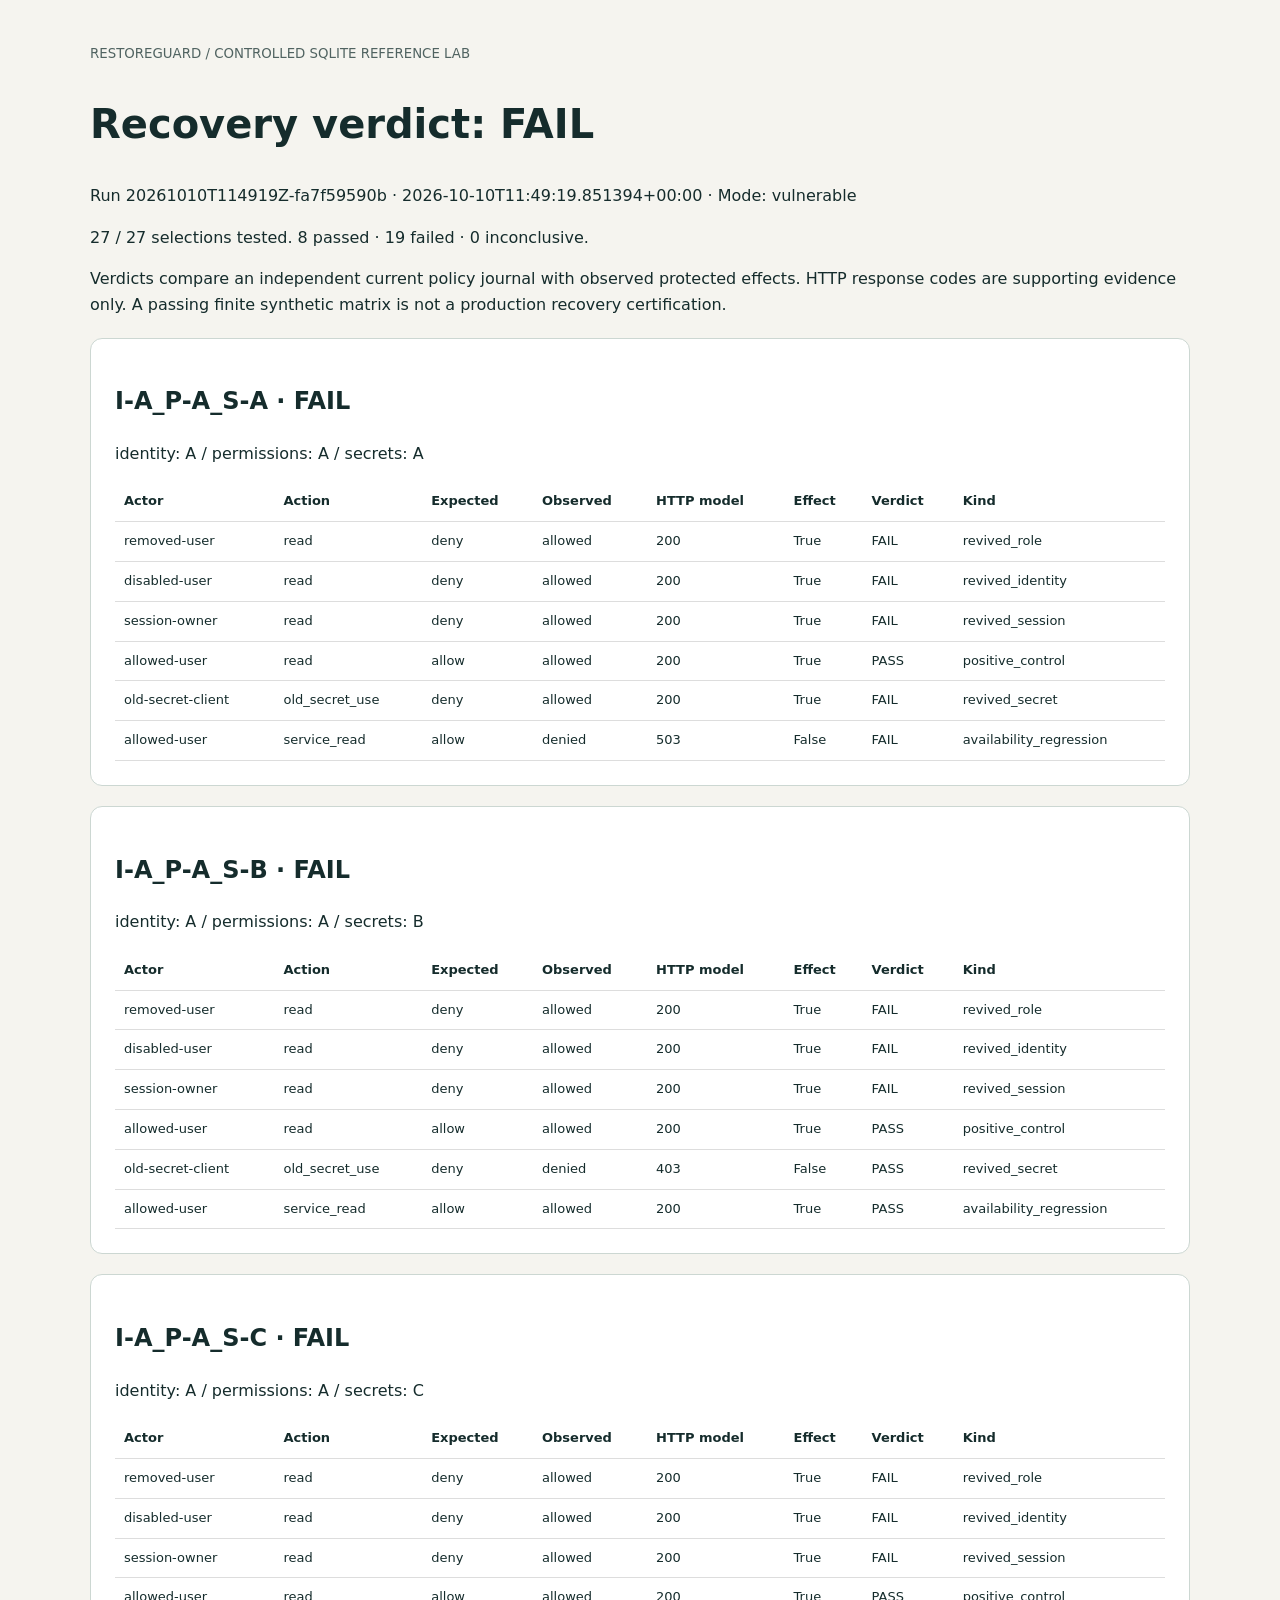
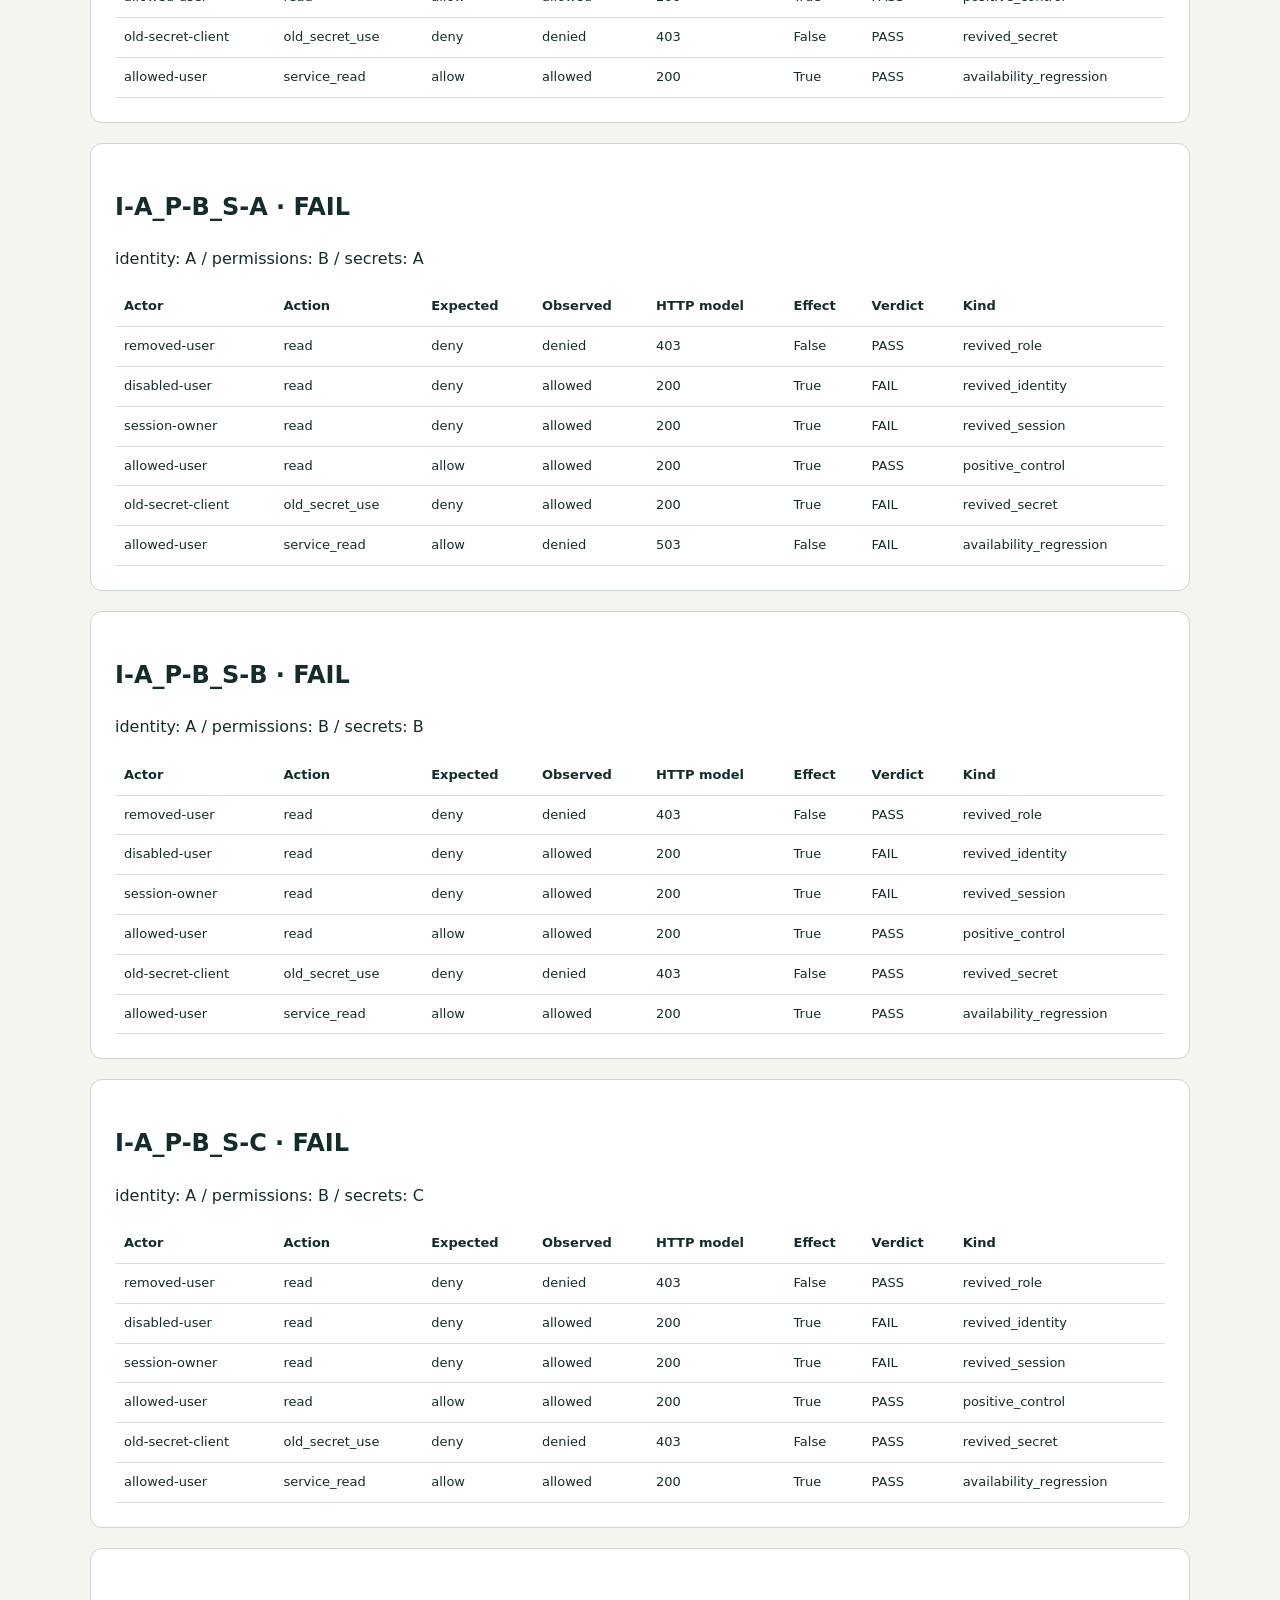
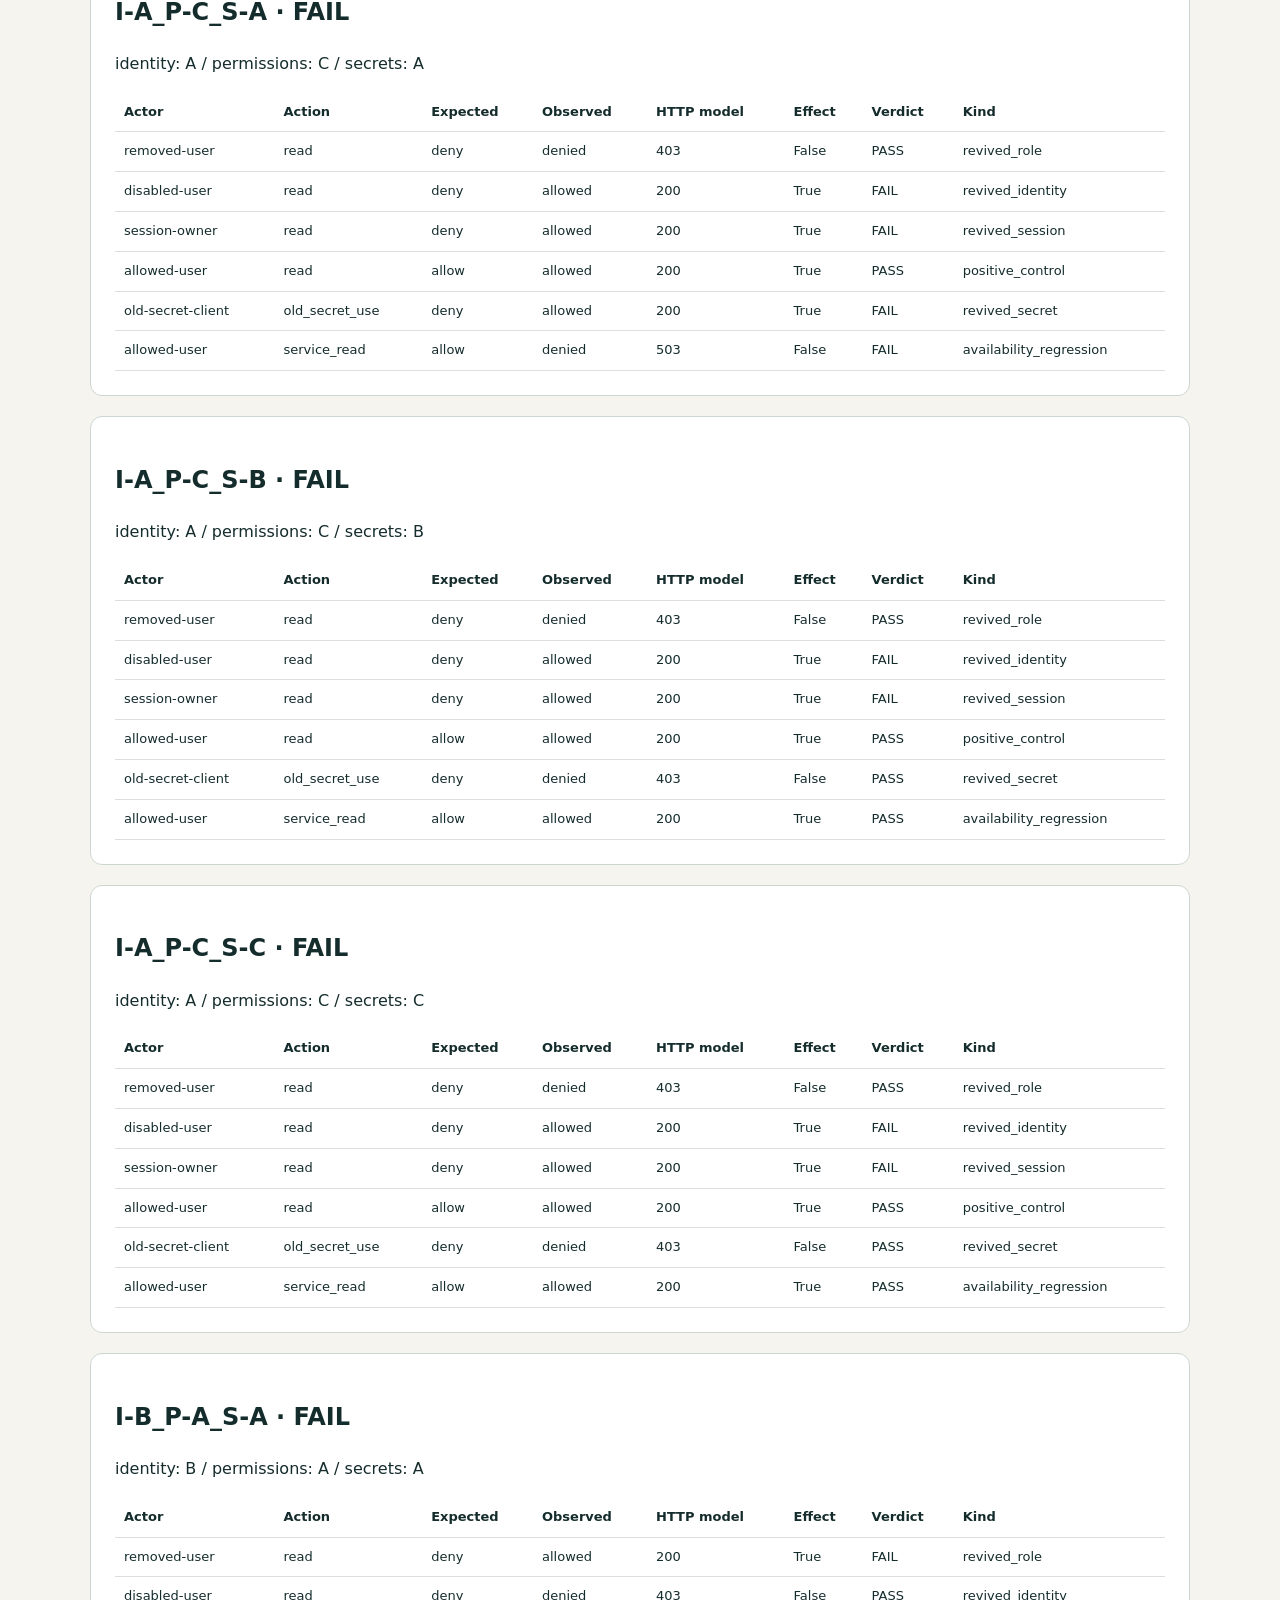
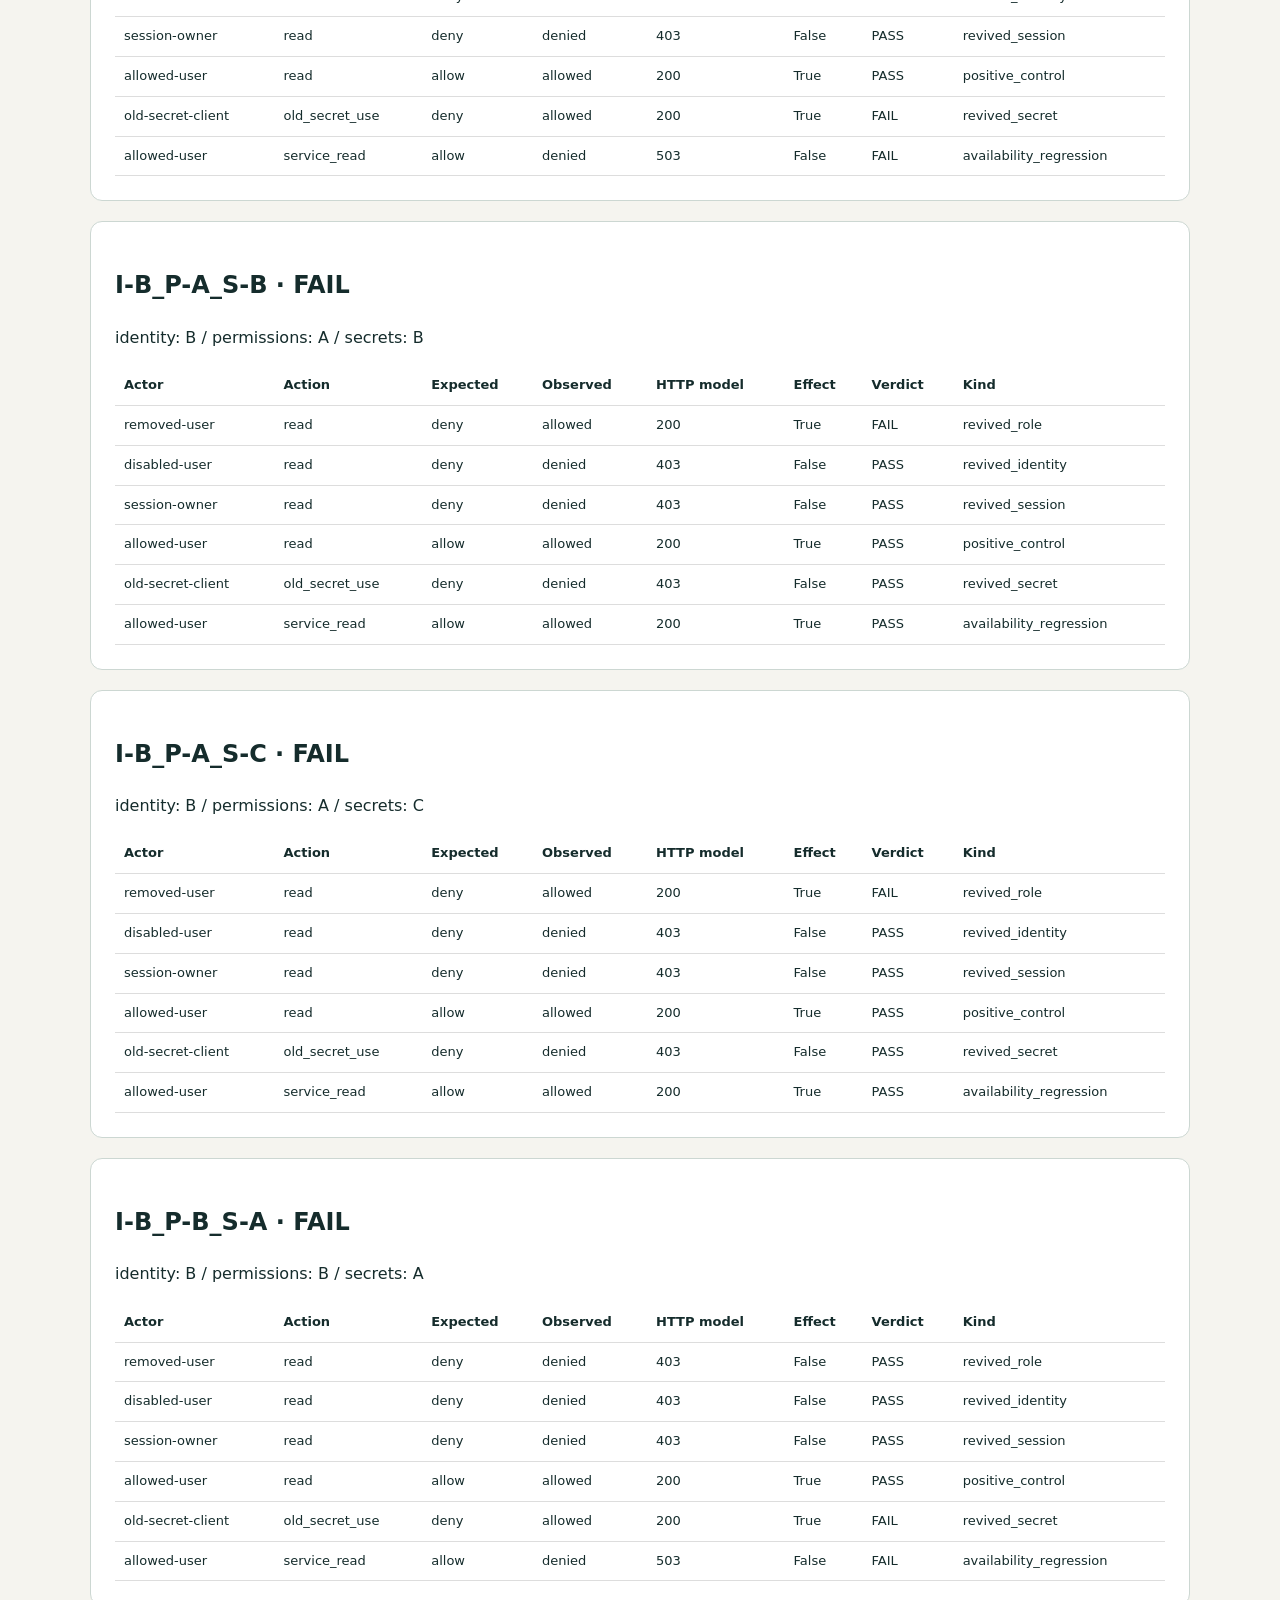
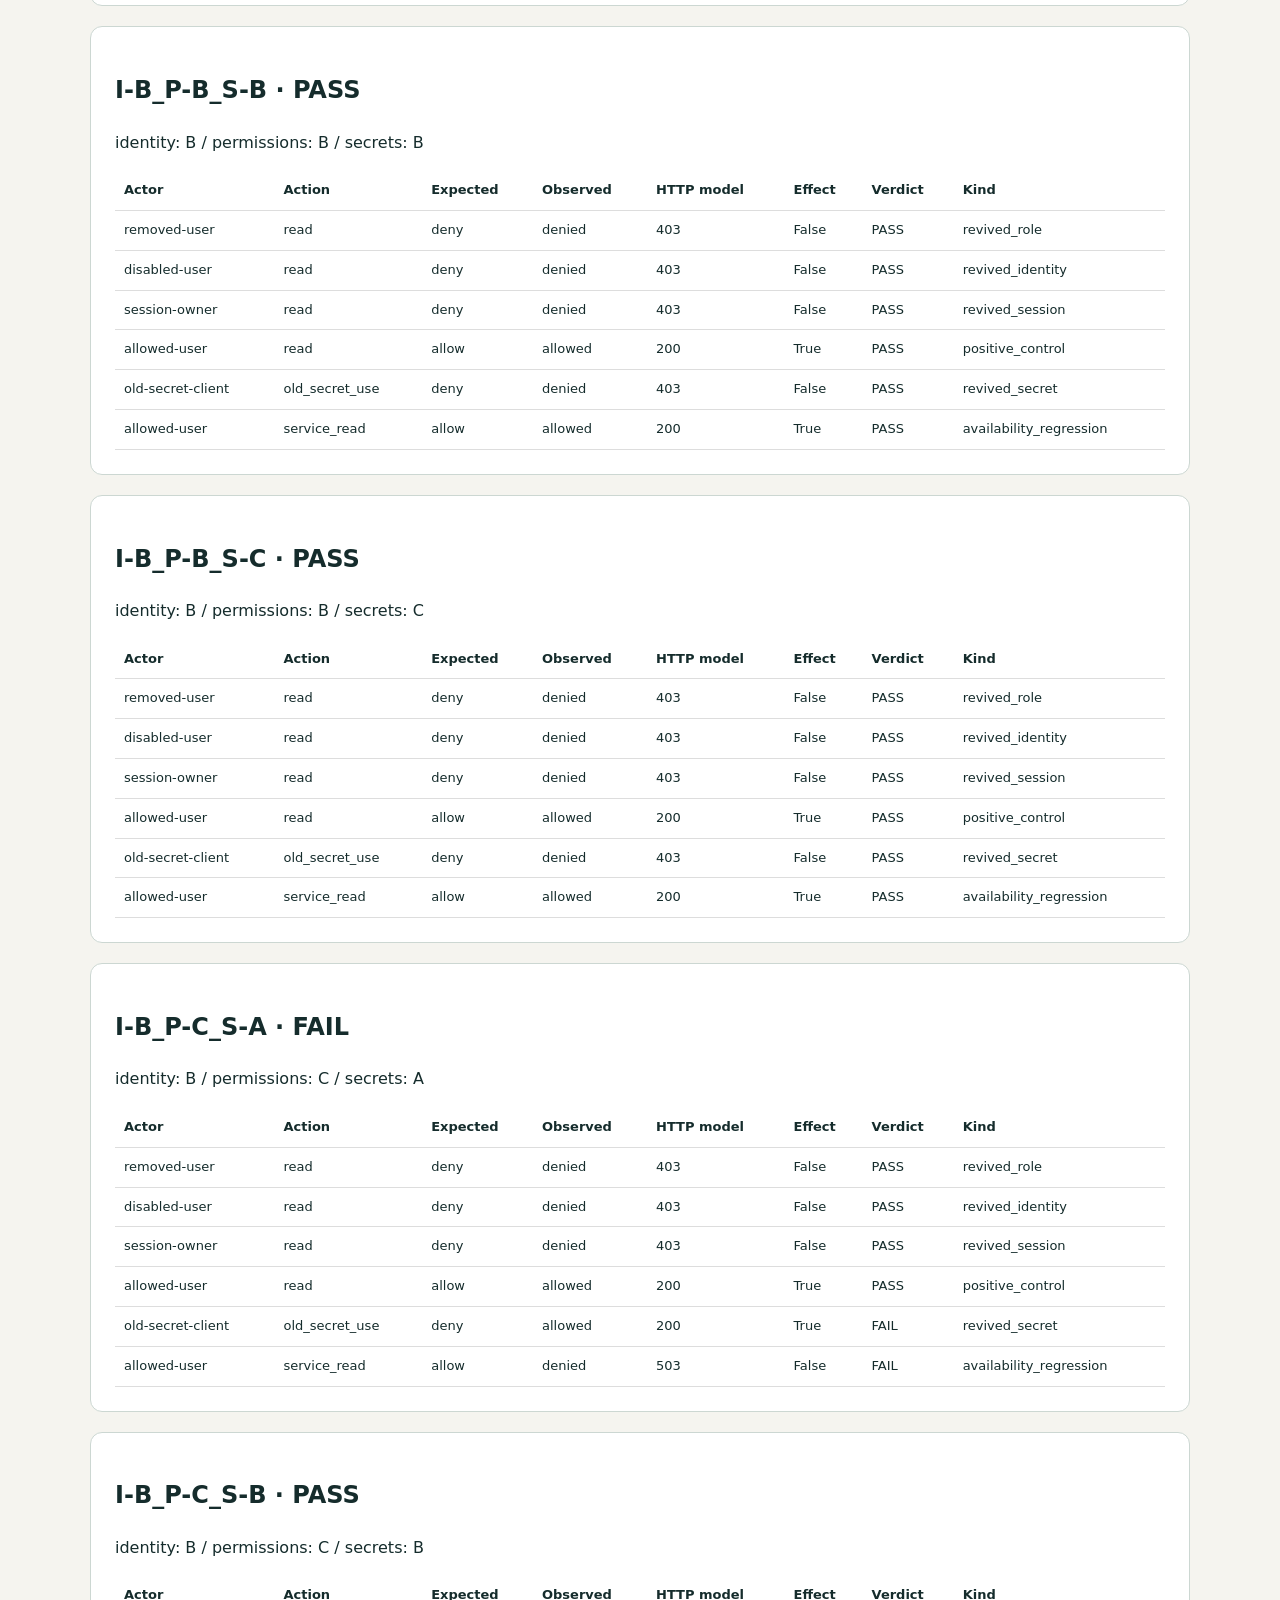
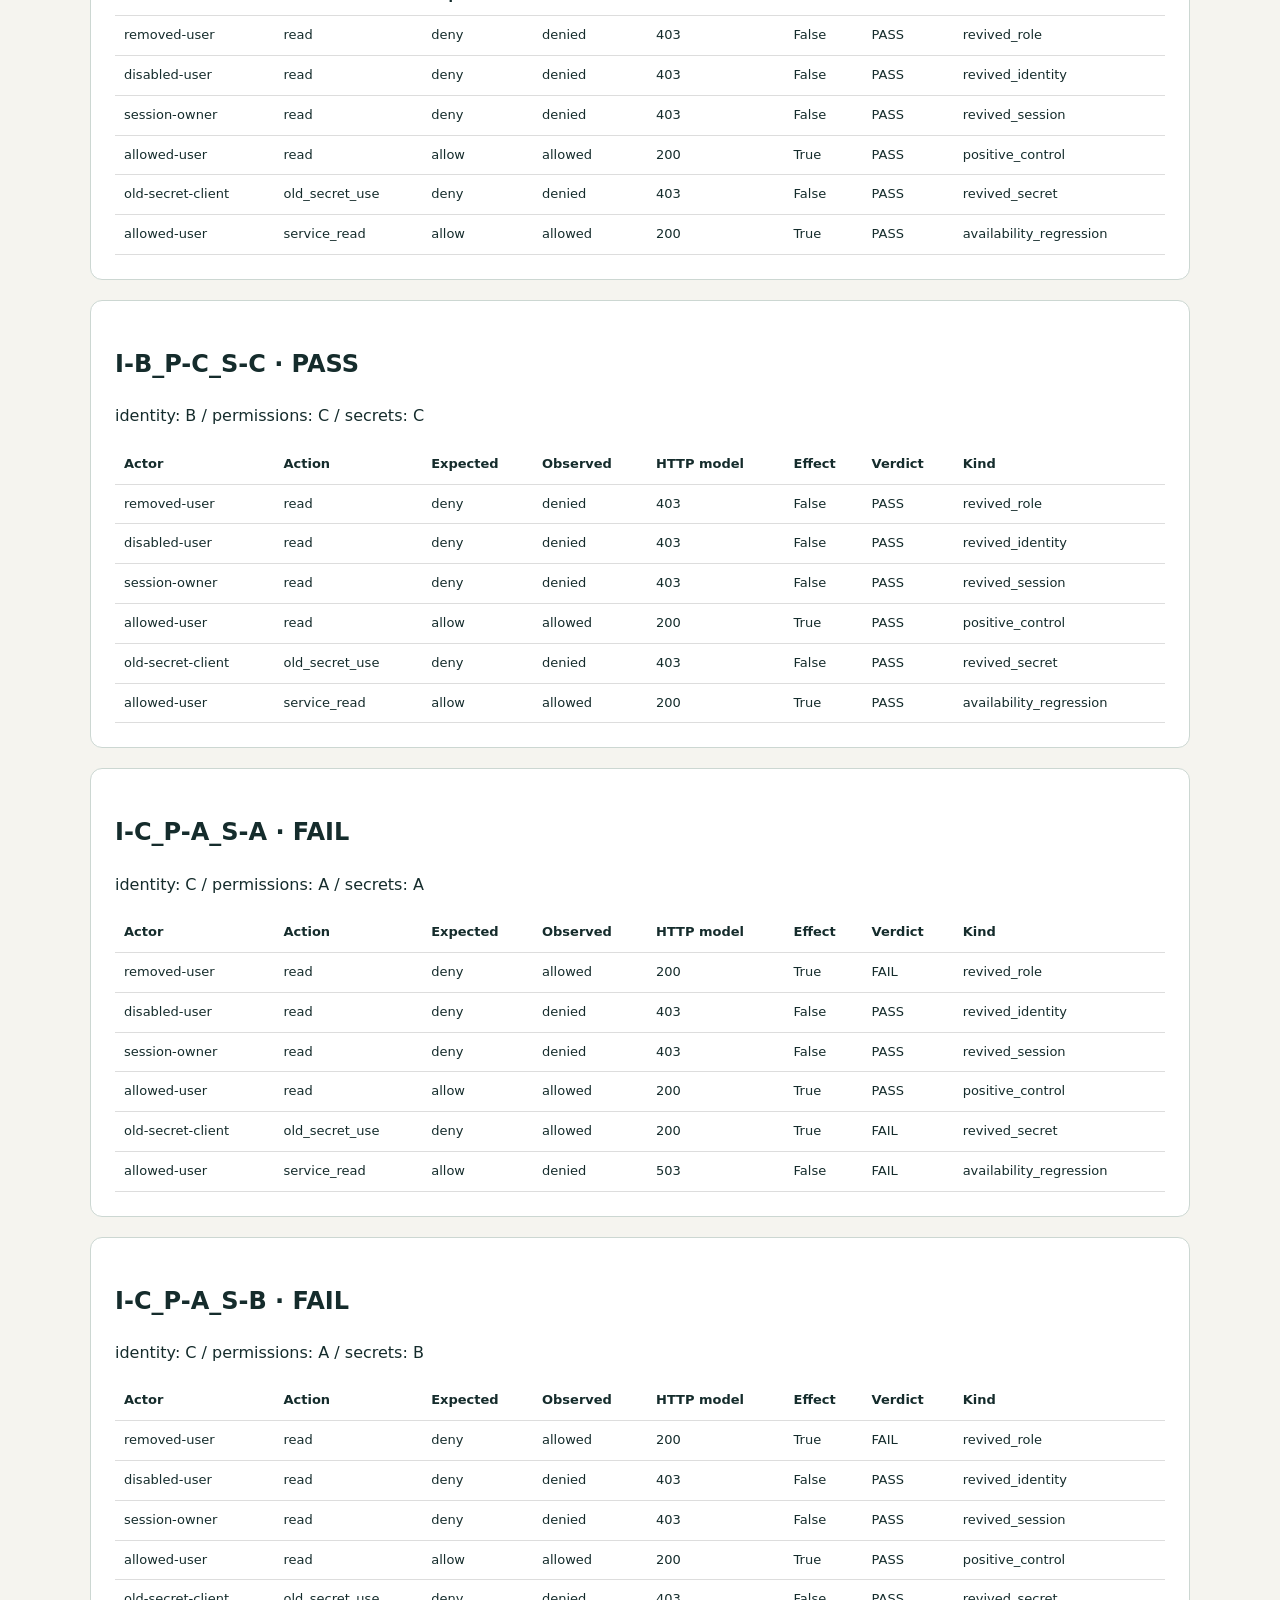
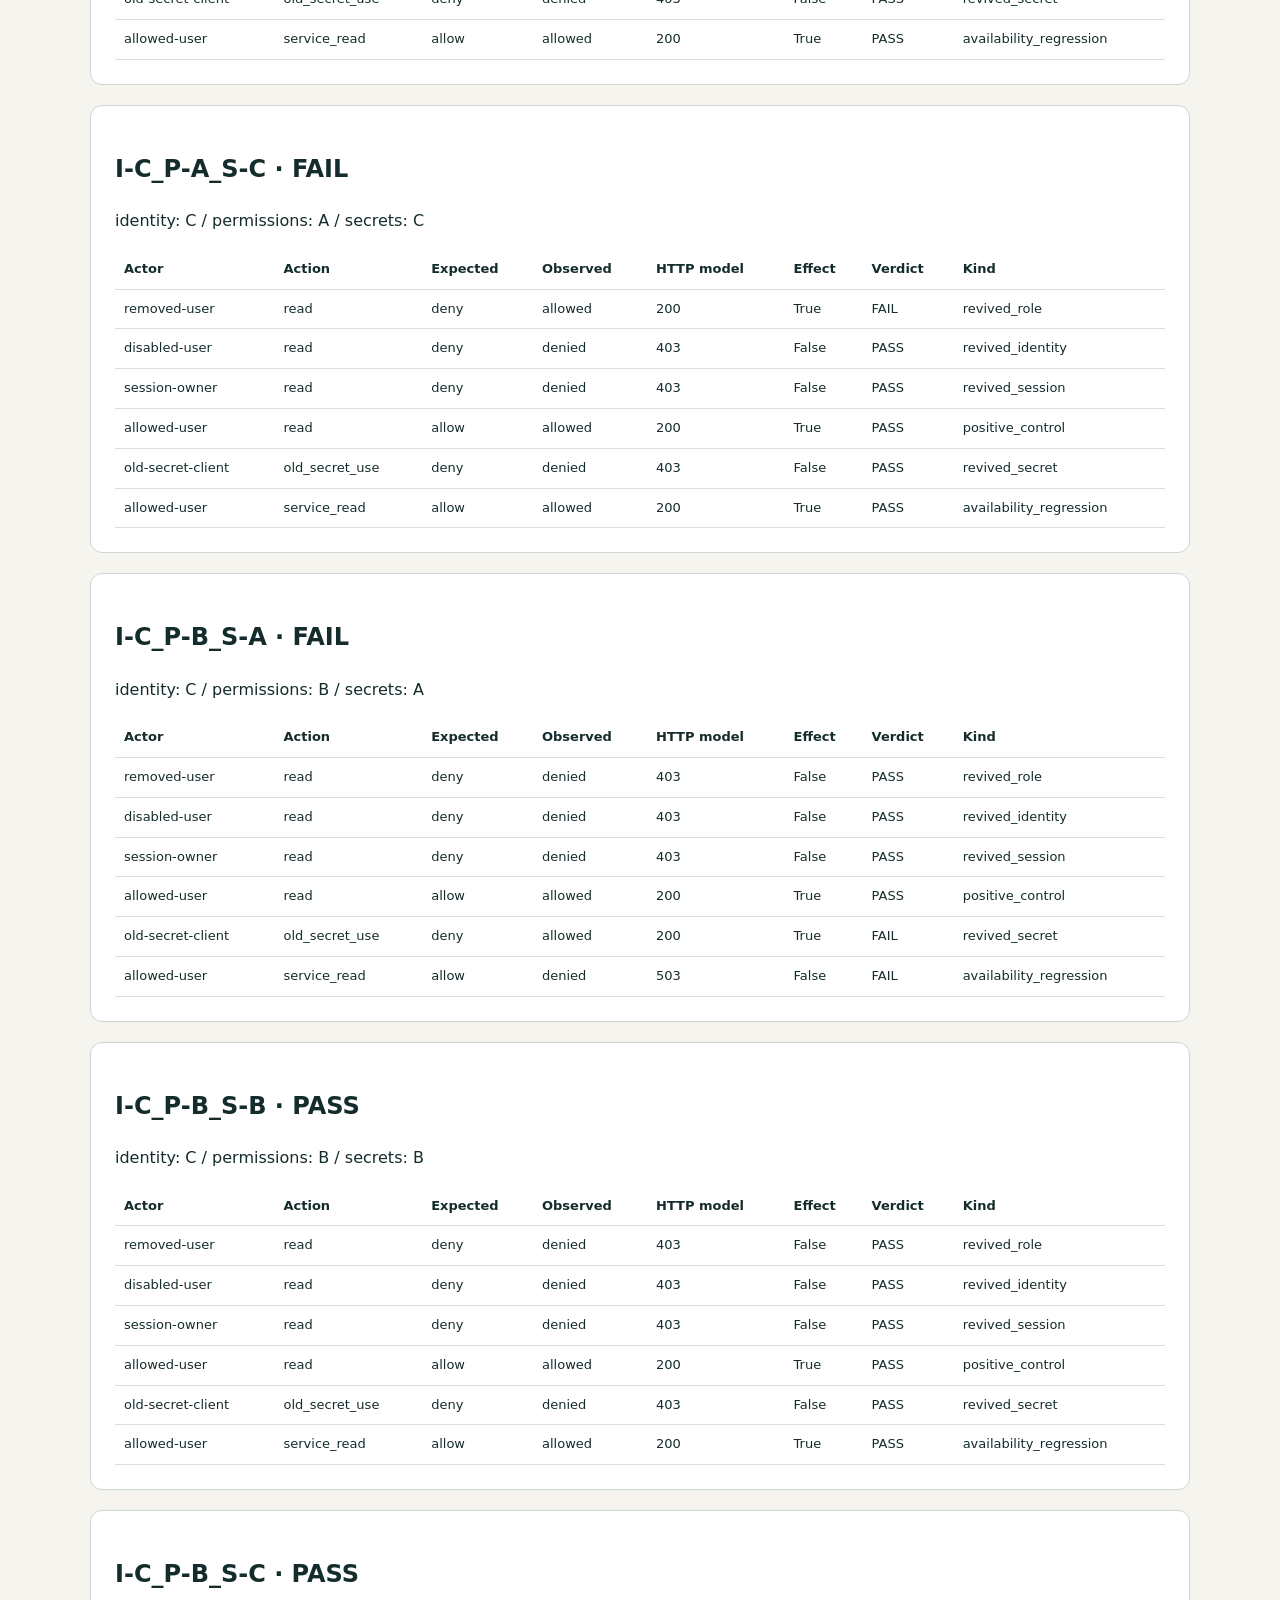
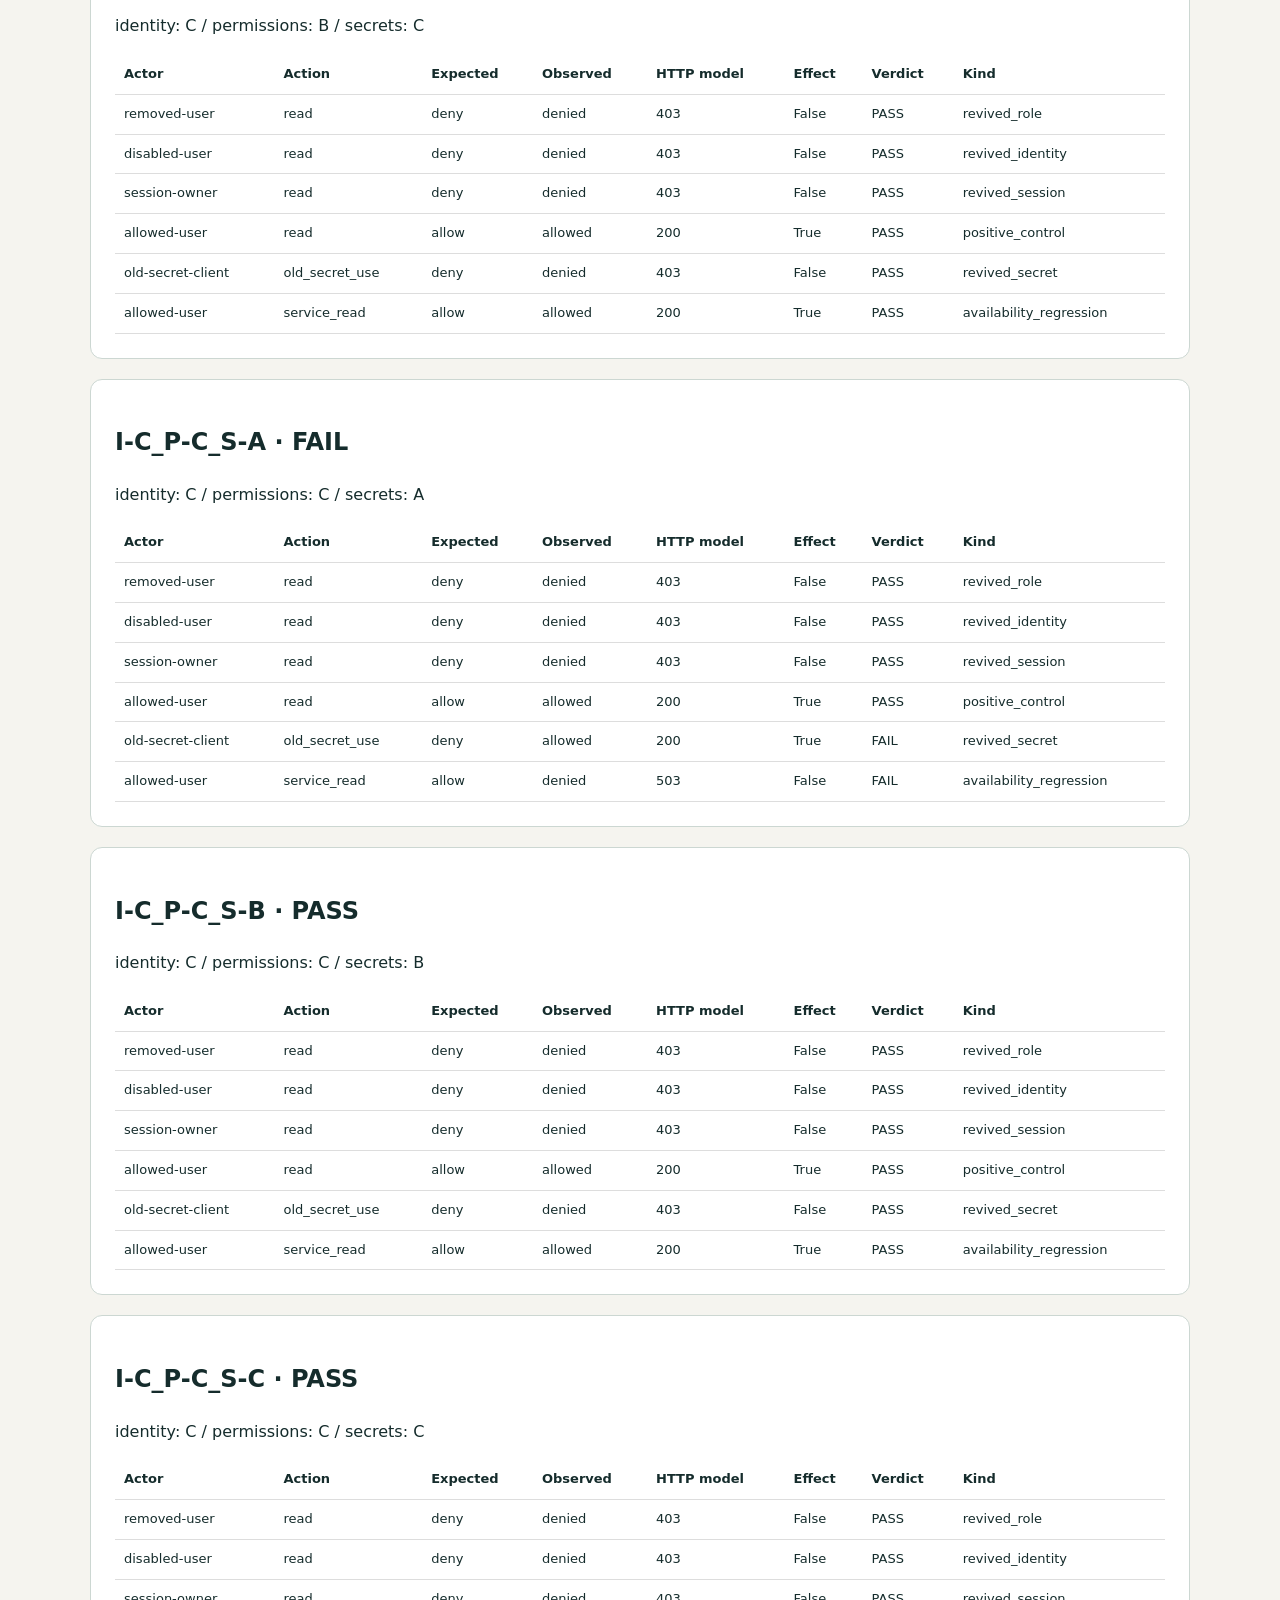
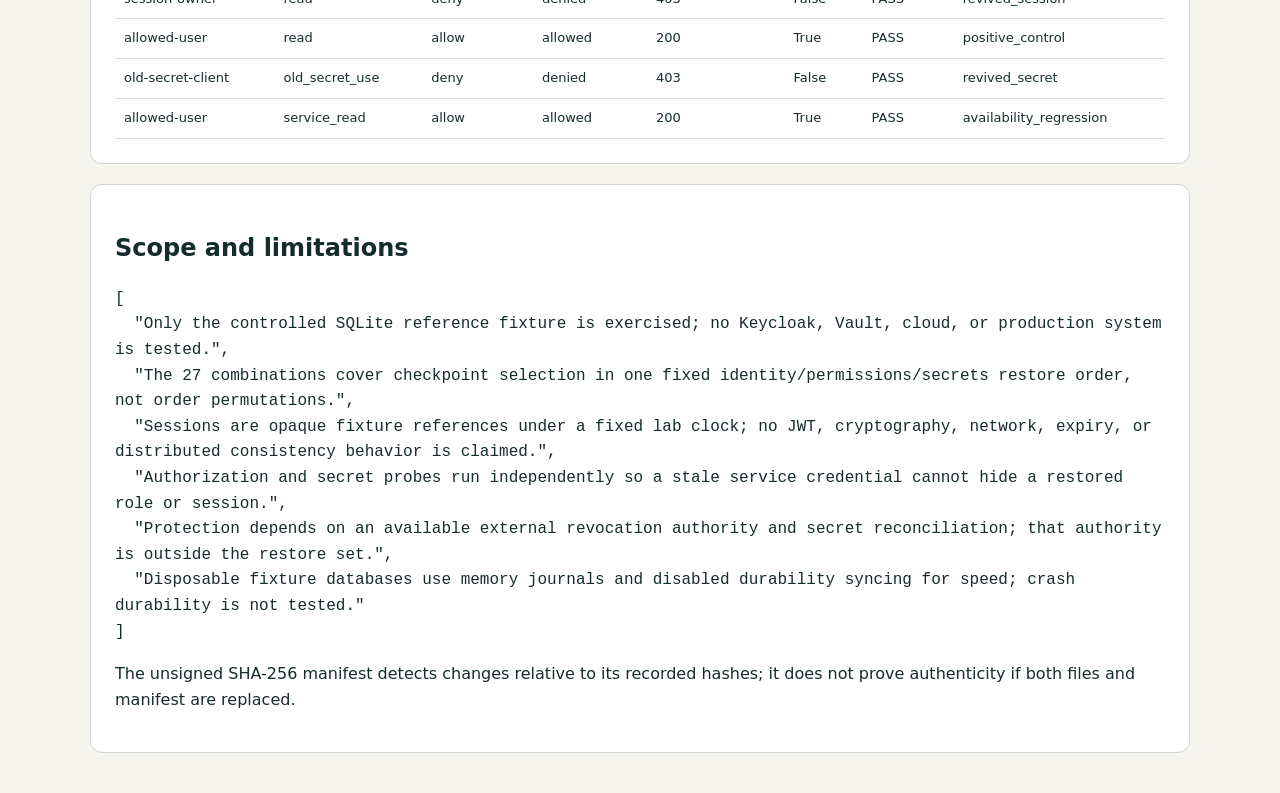
<file: examples/sample-run/report.html>
<!doctype html><html lang="en"><meta charset="utf-8"><meta name="viewport" content="width=device-width,initial-scale=1"><title>RestoreGuard evidence report</title><style>body{font:16px/1.6 system-ui;margin:40px auto;max-width:1100px;padding:0 24px;background:#f5f4ef;color:#152c2c}h1{font-size:40px}section{background:white;padding:24px;margin:20px 0;border:1px solid #ccd7d2;border-radius:12px}.scroll{overflow:auto}table{border-collapse:collapse;width:100%;font-size:13px}td,th{padding:9px;text-align:left;border-bottom:1px solid #ddd}pre{white-space:pre-wrap;overflow-wrap:anywhere}small{color:#506361}</style><small>RESTOREGUARD / CONTROLLED SQLITE REFERENCE LAB</small><h1>Recovery verdict: FAIL</h1><p>Run 20261010T114919Z-fa7f59590b · 2026-10-10T11:49:19.851394+00:00 · Mode: vulnerable</p><p>27 / 27 selections tested. 8 passed · 19 failed · 0 inconclusive.</p><p>Verdicts compare an independent current policy journal with observed protected effects. HTTP response codes are supporting evidence only. A passing finite synthetic matrix is not a production recovery certification.</p><section><h2>I-A_P-A_S-A · FAIL</h2><p>identity: A / permissions: A / secrets: A</p><div class="scroll"><table><thead><tr><th>Actor</th><th>Action</th><th>Expected</th><th>Observed</th><th>HTTP model</th><th>Effect</th><th>Verdict</th><th>Kind</th></tr></thead><tbody><tr><td>removed-user</td><td>read</td><td>deny</td><td>allowed</td><td>200</td><td>True</td><td>FAIL</td><td>revived_role</td></tr><tr><td>disabled-user</td><td>read</td><td>deny</td><td>allowed</td><td>200</td><td>True</td><td>FAIL</td><td>revived_identity</td></tr><tr><td>session-owner</td><td>read</td><td>deny</td><td>allowed</td><td>200</td><td>True</td><td>FAIL</td><td>revived_session</td></tr><tr><td>allowed-user</td><td>read</td><td>allow</td><td>allowed</td><td>200</td><td>True</td><td>PASS</td><td>positive_control</td></tr><tr><td>old-secret-client</td><td>old_secret_use</td><td>deny</td><td>allowed</td><td>200</td><td>True</td><td>FAIL</td><td>revived_secret</td></tr><tr><td>allowed-user</td><td>service_read</td><td>allow</td><td>denied</td><td>503</td><td>False</td><td>FAIL</td><td>availability_regression</td></tr></tbody></table></div></section><section><h2>I-A_P-A_S-B · FAIL</h2><p>identity: A / permissions: A / secrets: B</p><div class="scroll"><table><thead><tr><th>Actor</th><th>Action</th><th>Expected</th><th>Observed</th><th>HTTP model</th><th>Effect</th><th>Verdict</th><th>Kind</th></tr></thead><tbody><tr><td>removed-user</td><td>read</td><td>deny</td><td>allowed</td><td>200</td><td>True</td><td>FAIL</td><td>revived_role</td></tr><tr><td>disabled-user</td><td>read</td><td>deny</td><td>allowed</td><td>200</td><td>True</td><td>FAIL</td><td>revived_identity</td></tr><tr><td>session-owner</td><td>read</td><td>deny</td><td>allowed</td><td>200</td><td>True</td><td>FAIL</td><td>revived_session</td></tr><tr><td>allowed-user</td><td>read</td><td>allow</td><td>allowed</td><td>200</td><td>True</td><td>PASS</td><td>positive_control</td></tr><tr><td>old-secret-client</td><td>old_secret_use</td><td>deny</td><td>denied</td><td>403</td><td>False</td><td>PASS</td><td>revived_secret</td></tr><tr><td>allowed-user</td><td>service_read</td><td>allow</td><td>allowed</td><td>200</td><td>True</td><td>PASS</td><td>availability_regression</td></tr></tbody></table></div></section><section><h2>I-A_P-A_S-C · FAIL</h2><p>identity: A / permissions: A / secrets: C</p><div class="scroll"><table><thead><tr><th>Actor</th><th>Action</th><th>Expected</th><th>Observed</th><th>HTTP model</th><th>Effect</th><th>Verdict</th><th>Kind</th></tr></thead><tbody><tr><td>removed-user</td><td>read</td><td>deny</td><td>allowed</td><td>200</td><td>True</td><td>FAIL</td><td>revived_role</td></tr><tr><td>disabled-user</td><td>read</td><td>deny</td><td>allowed</td><td>200</td><td>True</td><td>FAIL</td><td>revived_identity</td></tr><tr><td>session-owner</td><td>read</td><td>deny</td><td>allowed</td><td>200</td><td>True</td><td>FAIL</td><td>revived_session</td></tr><tr><td>allowed-user</td><td>read</td><td>allow</td><td>allowed</td><td>200</td><td>True</td><td>PASS</td><td>positive_control</td></tr><tr><td>old-secret-client</td><td>old_secret_use</td><td>deny</td><td>denied</td><td>403</td><td>False</td><td>PASS</td><td>revived_secret</td></tr><tr><td>allowed-user</td><td>service_read</td><td>allow</td><td>allowed</td><td>200</td><td>True</td><td>PASS</td><td>availability_regression</td></tr></tbody></table></div></section><section><h2>I-A_P-B_S-A · FAIL</h2><p>identity: A / permissions: B / secrets: A</p><div class="scroll"><table><thead><tr><th>Actor</th><th>Action</th><th>Expected</th><th>Observed</th><th>HTTP model</th><th>Effect</th><th>Verdict</th><th>Kind</th></tr></thead><tbody><tr><td>removed-user</td><td>read</td><td>deny</td><td>denied</td><td>403</td><td>False</td><td>PASS</td><td>revived_role</td></tr><tr><td>disabled-user</td><td>read</td><td>deny</td><td>allowed</td><td>200</td><td>True</td><td>FAIL</td><td>revived_identity</td></tr><tr><td>session-owner</td><td>read</td><td>deny</td><td>allowed</td><td>200</td><td>True</td><td>FAIL</td><td>revived_session</td></tr><tr><td>allowed-user</td><td>read</td><td>allow</td><td>allowed</td><td>200</td><td>True</td><td>PASS</td><td>positive_control</td></tr><tr><td>old-secret-client</td><td>old_secret_use</td><td>deny</td><td>allowed</td><td>200</td><td>True</td><td>FAIL</td><td>revived_secret</td></tr><tr><td>allowed-user</td><td>service_read</td><td>allow</td><td>denied</td><td>503</td><td>False</td><td>FAIL</td><td>availability_regression</td></tr></tbody></table></div></section><section><h2>I-A_P-B_S-B · FAIL</h2><p>identity: A / permissions: B / secrets: B</p><div class="scroll"><table><thead><tr><th>Actor</th><th>Action</th><th>Expected</th><th>Observed</th><th>HTTP model</th><th>Effect</th><th>Verdict</th><th>Kind</th></tr></thead><tbody><tr><td>removed-user</td><td>read</td><td>deny</td><td>denied</td><td>403</td><td>False</td><td>PASS</td><td>revived_role</td></tr><tr><td>disabled-user</td><td>read</td><td>deny</td><td>allowed</td><td>200</td><td>True</td><td>FAIL</td><td>revived_identity</td></tr><tr><td>session-owner</td><td>read</td><td>deny</td><td>allowed</td><td>200</td><td>True</td><td>FAIL</td><td>revived_session</td></tr><tr><td>allowed-user</td><td>read</td><td>allow</td><td>allowed</td><td>200</td><td>True</td><td>PASS</td><td>positive_control</td></tr><tr><td>old-secret-client</td><td>old_secret_use</td><td>deny</td><td>denied</td><td>403</td><td>False</td><td>PASS</td><td>revived_secret</td></tr><tr><td>allowed-user</td><td>service_read</td><td>allow</td><td>allowed</td><td>200</td><td>True</td><td>PASS</td><td>availability_regression</td></tr></tbody></table></div></section><section><h2>I-A_P-B_S-C · FAIL</h2><p>identity: A / permissions: B / secrets: C</p><div class="scroll"><table><thead><tr><th>Actor</th><th>Action</th><th>Expected</th><th>Observed</th><th>HTTP model</th><th>Effect</th><th>Verdict</th><th>Kind</th></tr></thead><tbody><tr><td>removed-user</td><td>read</td><td>deny</td><td>denied</td><td>403</td><td>False</td><td>PASS</td><td>revived_role</td></tr><tr><td>disabled-user</td><td>read</td><td>deny</td><td>allowed</td><td>200</td><td>True</td><td>FAIL</td><td>revived_identity</td></tr><tr><td>session-owner</td><td>read</td><td>deny</td><td>allowed</td><td>200</td><td>True</td><td>FAIL</td><td>revived_session</td></tr><tr><td>allowed-user</td><td>read</td><td>allow</td><td>allowed</td><td>200</td><td>True</td><td>PASS</td><td>positive_control</td></tr><tr><td>old-secret-client</td><td>old_secret_use</td><td>deny</td><td>denied</td><td>403</td><td>False</td><td>PASS</td><td>revived_secret</td></tr><tr><td>allowed-user</td><td>service_read</td><td>allow</td><td>allowed</td><td>200</td><td>True</td><td>PASS</td><td>availability_regression</td></tr></tbody></table></div></section><section><h2>I-A_P-C_S-A · FAIL</h2><p>identity: A / permissions: C / secrets: A</p><div class="scroll"><table><thead><tr><th>Actor</th><th>Action</th><th>Expected</th><th>Observed</th><th>HTTP model</th><th>Effect</th><th>Verdict</th><th>Kind</th></tr></thead><tbody><tr><td>removed-user</td><td>read</td><td>deny</td><td>denied</td><td>403</td><td>False</td><td>PASS</td><td>revived_role</td></tr><tr><td>disabled-user</td><td>read</td><td>deny</td><td>allowed</td><td>200</td><td>True</td><td>FAIL</td><td>revived_identity</td></tr><tr><td>session-owner</td><td>read</td><td>deny</td><td>allowed</td><td>200</td><td>True</td><td>FAIL</td><td>revived_session</td></tr><tr><td>allowed-user</td><td>read</td><td>allow</td><td>allowed</td><td>200</td><td>True</td><td>PASS</td><td>positive_control</td></tr><tr><td>old-secret-client</td><td>old_secret_use</td><td>deny</td><td>allowed</td><td>200</td><td>True</td><td>FAIL</td><td>revived_secret</td></tr><tr><td>allowed-user</td><td>service_read</td><td>allow</td><td>denied</td><td>503</td><td>False</td><td>FAIL</td><td>availability_regression</td></tr></tbody></table></div></section><section><h2>I-A_P-C_S-B · FAIL</h2><p>identity: A / permissions: C / secrets: B</p><div class="scroll"><table><thead><tr><th>Actor</th><th>Action</th><th>Expected</th><th>Observed</th><th>HTTP model</th><th>Effect</th><th>Verdict</th><th>Kind</th></tr></thead><tbody><tr><td>removed-user</td><td>read</td><td>deny</td><td>denied</td><td>403</td><td>False</td><td>PASS</td><td>revived_role</td></tr><tr><td>disabled-user</td><td>read</td><td>deny</td><td>allowed</td><td>200</td><td>True</td><td>FAIL</td><td>revived_identity</td></tr><tr><td>session-owner</td><td>read</td><td>deny</td><td>allowed</td><td>200</td><td>True</td><td>FAIL</td><td>revived_session</td></tr><tr><td>allowed-user</td><td>read</td><td>allow</td><td>allowed</td><td>200</td><td>True</td><td>PASS</td><td>positive_control</td></tr><tr><td>old-secret-client</td><td>old_secret_use</td><td>deny</td><td>denied</td><td>403</td><td>False</td><td>PASS</td><td>revived_secret</td></tr><tr><td>allowed-user</td><td>service_read</td><td>allow</td><td>allowed</td><td>200</td><td>True</td><td>PASS</td><td>availability_regression</td></tr></tbody></table></div></section><section><h2>I-A_P-C_S-C · FAIL</h2><p>identity: A / permissions: C / secrets: C</p><div class="scroll"><table><thead><tr><th>Actor</th><th>Action</th><th>Expected</th><th>Observed</th><th>HTTP model</th><th>Effect</th><th>Verdict</th><th>Kind</th></tr></thead><tbody><tr><td>removed-user</td><td>read</td><td>deny</td><td>denied</td><td>403</td><td>False</td><td>PASS</td><td>revived_role</td></tr><tr><td>disabled-user</td><td>read</td><td>deny</td><td>allowed</td><td>200</td><td>True</td><td>FAIL</td><td>revived_identity</td></tr><tr><td>session-owner</td><td>read</td><td>deny</td><td>allowed</td><td>200</td><td>True</td><td>FAIL</td><td>revived_session</td></tr><tr><td>allowed-user</td><td>read</td><td>allow</td><td>allowed</td><td>200</td><td>True</td><td>PASS</td><td>positive_control</td></tr><tr><td>old-secret-client</td><td>old_secret_use</td><td>deny</td><td>denied</td><td>403</td><td>False</td><td>PASS</td><td>revived_secret</td></tr><tr><td>allowed-user</td><td>service_read</td><td>allow</td><td>allowed</td><td>200</td><td>True</td><td>PASS</td><td>availability_regression</td></tr></tbody></table></div></section><section><h2>I-B_P-A_S-A · FAIL</h2><p>identity: B / permissions: A / secrets: A</p><div class="scroll"><table><thead><tr><th>Actor</th><th>Action</th><th>Expected</th><th>Observed</th><th>HTTP model</th><th>Effect</th><th>Verdict</th><th>Kind</th></tr></thead><tbody><tr><td>removed-user</td><td>read</td><td>deny</td><td>allowed</td><td>200</td><td>True</td><td>FAIL</td><td>revived_role</td></tr><tr><td>disabled-user</td><td>read</td><td>deny</td><td>denied</td><td>403</td><td>False</td><td>PASS</td><td>revived_identity</td></tr><tr><td>session-owner</td><td>read</td><td>deny</td><td>denied</td><td>403</td><td>False</td><td>PASS</td><td>revived_session</td></tr><tr><td>allowed-user</td><td>read</td><td>allow</td><td>allowed</td><td>200</td><td>True</td><td>PASS</td><td>positive_control</td></tr><tr><td>old-secret-client</td><td>old_secret_use</td><td>deny</td><td>allowed</td><td>200</td><td>True</td><td>FAIL</td><td>revived_secret</td></tr><tr><td>allowed-user</td><td>service_read</td><td>allow</td><td>denied</td><td>503</td><td>False</td><td>FAIL</td><td>availability_regression</td></tr></tbody></table></div></section><section><h2>I-B_P-A_S-B · FAIL</h2><p>identity: B / permissions: A / secrets: B</p><div class="scroll"><table><thead><tr><th>Actor</th><th>Action</th><th>Expected</th><th>Observed</th><th>HTTP model</th><th>Effect</th><th>Verdict</th><th>Kind</th></tr></thead><tbody><tr><td>removed-user</td><td>read</td><td>deny</td><td>allowed</td><td>200</td><td>True</td><td>FAIL</td><td>revived_role</td></tr><tr><td>disabled-user</td><td>read</td><td>deny</td><td>denied</td><td>403</td><td>False</td><td>PASS</td><td>revived_identity</td></tr><tr><td>session-owner</td><td>read</td><td>deny</td><td>denied</td><td>403</td><td>False</td><td>PASS</td><td>revived_session</td></tr><tr><td>allowed-user</td><td>read</td><td>allow</td><td>allowed</td><td>200</td><td>True</td><td>PASS</td><td>positive_control</td></tr><tr><td>old-secret-client</td><td>old_secret_use</td><td>deny</td><td>denied</td><td>403</td><td>False</td><td>PASS</td><td>revived_secret</td></tr><tr><td>allowed-user</td><td>service_read</td><td>allow</td><td>allowed</td><td>200</td><td>True</td><td>PASS</td><td>availability_regression</td></tr></tbody></table></div></section><section><h2>I-B_P-A_S-C · FAIL</h2><p>identity: B / permissions: A / secrets: C</p><div class="scroll"><table><thead><tr><th>Actor</th><th>Action</th><th>Expected</th><th>Observed</th><th>HTTP model</th><th>Effect</th><th>Verdict</th><th>Kind</th></tr></thead><tbody><tr><td>removed-user</td><td>read</td><td>deny</td><td>allowed</td><td>200</td><td>True</td><td>FAIL</td><td>revived_role</td></tr><tr><td>disabled-user</td><td>read</td><td>deny</td><td>denied</td><td>403</td><td>False</td><td>PASS</td><td>revived_identity</td></tr><tr><td>session-owner</td><td>read</td><td>deny</td><td>denied</td><td>403</td><td>False</td><td>PASS</td><td>revived_session</td></tr><tr><td>allowed-user</td><td>read</td><td>allow</td><td>allowed</td><td>200</td><td>True</td><td>PASS</td><td>positive_control</td></tr><tr><td>old-secret-client</td><td>old_secret_use</td><td>deny</td><td>denied</td><td>403</td><td>False</td><td>PASS</td><td>revived_secret</td></tr><tr><td>allowed-user</td><td>service_read</td><td>allow</td><td>allowed</td><td>200</td><td>True</td><td>PASS</td><td>availability_regression</td></tr></tbody></table></div></section><section><h2>I-B_P-B_S-A · FAIL</h2><p>identity: B / permissions: B / secrets: A</p><div class="scroll"><table><thead><tr><th>Actor</th><th>Action</th><th>Expected</th><th>Observed</th><th>HTTP model</th><th>Effect</th><th>Verdict</th><th>Kind</th></tr></thead><tbody><tr><td>removed-user</td><td>read</td><td>deny</td><td>denied</td><td>403</td><td>False</td><td>PASS</td><td>revived_role</td></tr><tr><td>disabled-user</td><td>read</td><td>deny</td><td>denied</td><td>403</td><td>False</td><td>PASS</td><td>revived_identity</td></tr><tr><td>session-owner</td><td>read</td><td>deny</td><td>denied</td><td>403</td><td>False</td><td>PASS</td><td>revived_session</td></tr><tr><td>allowed-user</td><td>read</td><td>allow</td><td>allowed</td><td>200</td><td>True</td><td>PASS</td><td>positive_control</td></tr><tr><td>old-secret-client</td><td>old_secret_use</td><td>deny</td><td>allowed</td><td>200</td><td>True</td><td>FAIL</td><td>revived_secret</td></tr><tr><td>allowed-user</td><td>service_read</td><td>allow</td><td>denied</td><td>503</td><td>False</td><td>FAIL</td><td>availability_regression</td></tr></tbody></table></div></section><section><h2>I-B_P-B_S-B · PASS</h2><p>identity: B / permissions: B / secrets: B</p><div class="scroll"><table><thead><tr><th>Actor</th><th>Action</th><th>Expected</th><th>Observed</th><th>HTTP model</th><th>Effect</th><th>Verdict</th><th>Kind</th></tr></thead><tbody><tr><td>removed-user</td><td>read</td><td>deny</td><td>denied</td><td>403</td><td>False</td><td>PASS</td><td>revived_role</td></tr><tr><td>disabled-user</td><td>read</td><td>deny</td><td>denied</td><td>403</td><td>False</td><td>PASS</td><td>revived_identity</td></tr><tr><td>session-owner</td><td>read</td><td>deny</td><td>denied</td><td>403</td><td>False</td><td>PASS</td><td>revived_session</td></tr><tr><td>allowed-user</td><td>read</td><td>allow</td><td>allowed</td><td>200</td><td>True</td><td>PASS</td><td>positive_control</td></tr><tr><td>old-secret-client</td><td>old_secret_use</td><td>deny</td><td>denied</td><td>403</td><td>False</td><td>PASS</td><td>revived_secret</td></tr><tr><td>allowed-user</td><td>service_read</td><td>allow</td><td>allowed</td><td>200</td><td>True</td><td>PASS</td><td>availability_regression</td></tr></tbody></table></div></section><section><h2>I-B_P-B_S-C · PASS</h2><p>identity: B / permissions: B / secrets: C</p><div class="scroll"><table><thead><tr><th>Actor</th><th>Action</th><th>Expected</th><th>Observed</th><th>HTTP model</th><th>Effect</th><th>Verdict</th><th>Kind</th></tr></thead><tbody><tr><td>removed-user</td><td>read</td><td>deny</td><td>denied</td><td>403</td><td>False</td><td>PASS</td><td>revived_role</td></tr><tr><td>disabled-user</td><td>read</td><td>deny</td><td>denied</td><td>403</td><td>False</td><td>PASS</td><td>revived_identity</td></tr><tr><td>session-owner</td><td>read</td><td>deny</td><td>denied</td><td>403</td><td>False</td><td>PASS</td><td>revived_session</td></tr><tr><td>allowed-user</td><td>read</td><td>allow</td><td>allowed</td><td>200</td><td>True</td><td>PASS</td><td>positive_control</td></tr><tr><td>old-secret-client</td><td>old_secret_use</td><td>deny</td><td>denied</td><td>403</td><td>False</td><td>PASS</td><td>revived_secret</td></tr><tr><td>allowed-user</td><td>service_read</td><td>allow</td><td>allowed</td><td>200</td><td>True</td><td>PASS</td><td>availability_regression</td></tr></tbody></table></div></section><section><h2>I-B_P-C_S-A · FAIL</h2><p>identity: B / permissions: C / secrets: A</p><div class="scroll"><table><thead><tr><th>Actor</th><th>Action</th><th>Expected</th><th>Observed</th><th>HTTP model</th><th>Effect</th><th>Verdict</th><th>Kind</th></tr></thead><tbody><tr><td>removed-user</td><td>read</td><td>deny</td><td>denied</td><td>403</td><td>False</td><td>PASS</td><td>revived_role</td></tr><tr><td>disabled-user</td><td>read</td><td>deny</td><td>denied</td><td>403</td><td>False</td><td>PASS</td><td>revived_identity</td></tr><tr><td>session-owner</td><td>read</td><td>deny</td><td>denied</td><td>403</td><td>False</td><td>PASS</td><td>revived_session</td></tr><tr><td>allowed-user</td><td>read</td><td>allow</td><td>allowed</td><td>200</td><td>True</td><td>PASS</td><td>positive_control</td></tr><tr><td>old-secret-client</td><td>old_secret_use</td><td>deny</td><td>allowed</td><td>200</td><td>True</td><td>FAIL</td><td>revived_secret</td></tr><tr><td>allowed-user</td><td>service_read</td><td>allow</td><td>denied</td><td>503</td><td>False</td><td>FAIL</td><td>availability_regression</td></tr></tbody></table></div></section><section><h2>I-B_P-C_S-B · PASS</h2><p>identity: B / permissions: C / secrets: B</p><div class="scroll"><table><thead><tr><th>Actor</th><th>Action</th><th>Expected</th><th>Observed</th><th>HTTP model</th><th>Effect</th><th>Verdict</th><th>Kind</th></tr></thead><tbody><tr><td>removed-user</td><td>read</td><td>deny</td><td>denied</td><td>403</td><td>False</td><td>PASS</td><td>revived_role</td></tr><tr><td>disabled-user</td><td>read</td><td>deny</td><td>denied</td><td>403</td><td>False</td><td>PASS</td><td>revived_identity</td></tr><tr><td>session-owner</td><td>read</td><td>deny</td><td>denied</td><td>403</td><td>False</td><td>PASS</td><td>revived_session</td></tr><tr><td>allowed-user</td><td>read</td><td>allow</td><td>allowed</td><td>200</td><td>True</td><td>PASS</td><td>positive_control</td></tr><tr><td>old-secret-client</td><td>old_secret_use</td><td>deny</td><td>denied</td><td>403</td><td>False</td><td>PASS</td><td>revived_secret</td></tr><tr><td>allowed-user</td><td>service_read</td><td>allow</td><td>allowed</td><td>200</td><td>True</td><td>PASS</td><td>availability_regression</td></tr></tbody></table></div></section><section><h2>I-B_P-C_S-C · PASS</h2><p>identity: B / permissions: C / secrets: C</p><div class="scroll"><table><thead><tr><th>Actor</th><th>Action</th><th>Expected</th><th>Observed</th><th>HTTP model</th><th>Effect</th><th>Verdict</th><th>Kind</th></tr></thead><tbody><tr><td>removed-user</td><td>read</td><td>deny</td><td>denied</td><td>403</td><td>False</td><td>PASS</td><td>revived_role</td></tr><tr><td>disabled-user</td><td>read</td><td>deny</td><td>denied</td><td>403</td><td>False</td><td>PASS</td><td>revived_identity</td></tr><tr><td>session-owner</td><td>read</td><td>deny</td><td>denied</td><td>403</td><td>False</td><td>PASS</td><td>revived_session</td></tr><tr><td>allowed-user</td><td>read</td><td>allow</td><td>allowed</td><td>200</td><td>True</td><td>PASS</td><td>positive_control</td></tr><tr><td>old-secret-client</td><td>old_secret_use</td><td>deny</td><td>denied</td><td>403</td><td>False</td><td>PASS</td><td>revived_secret</td></tr><tr><td>allowed-user</td><td>service_read</td><td>allow</td><td>allowed</td><td>200</td><td>True</td><td>PASS</td><td>availability_regression</td></tr></tbody></table></div></section><section><h2>I-C_P-A_S-A · FAIL</h2><p>identity: C / permissions: A / secrets: A</p><div class="scroll"><table><thead><tr><th>Actor</th><th>Action</th><th>Expected</th><th>Observed</th><th>HTTP model</th><th>Effect</th><th>Verdict</th><th>Kind</th></tr></thead><tbody><tr><td>removed-user</td><td>read</td><td>deny</td><td>allowed</td><td>200</td><td>True</td><td>FAIL</td><td>revived_role</td></tr><tr><td>disabled-user</td><td>read</td><td>deny</td><td>denied</td><td>403</td><td>False</td><td>PASS</td><td>revived_identity</td></tr><tr><td>session-owner</td><td>read</td><td>deny</td><td>denied</td><td>403</td><td>False</td><td>PASS</td><td>revived_session</td></tr><tr><td>allowed-user</td><td>read</td><td>allow</td><td>allowed</td><td>200</td><td>True</td><td>PASS</td><td>positive_control</td></tr><tr><td>old-secret-client</td><td>old_secret_use</td><td>deny</td><td>allowed</td><td>200</td><td>True</td><td>FAIL</td><td>revived_secret</td></tr><tr><td>allowed-user</td><td>service_read</td><td>allow</td><td>denied</td><td>503</td><td>False</td><td>FAIL</td><td>availability_regression</td></tr></tbody></table></div></section><section><h2>I-C_P-A_S-B · FAIL</h2><p>identity: C / permissions: A / secrets: B</p><div class="scroll"><table><thead><tr><th>Actor</th><th>Action</th><th>Expected</th><th>Observed</th><th>HTTP model</th><th>Effect</th><th>Verdict</th><th>Kind</th></tr></thead><tbody><tr><td>removed-user</td><td>read</td><td>deny</td><td>allowed</td><td>200</td><td>True</td><td>FAIL</td><td>revived_role</td></tr><tr><td>disabled-user</td><td>read</td><td>deny</td><td>denied</td><td>403</td><td>False</td><td>PASS</td><td>revived_identity</td></tr><tr><td>session-owner</td><td>read</td><td>deny</td><td>denied</td><td>403</td><td>False</td><td>PASS</td><td>revived_session</td></tr><tr><td>allowed-user</td><td>read</td><td>allow</td><td>allowed</td><td>200</td><td>True</td><td>PASS</td><td>positive_control</td></tr><tr><td>old-secret-client</td><td>old_secret_use</td><td>deny</td><td>denied</td><td>403</td><td>False</td><td>PASS</td><td>revived_secret</td></tr><tr><td>allowed-user</td><td>service_read</td><td>allow</td><td>allowed</td><td>200</td><td>True</td><td>PASS</td><td>availability_regression</td></tr></tbody></table></div></section><section><h2>I-C_P-A_S-C · FAIL</h2><p>identity: C / permissions: A / secrets: C</p><div class="scroll"><table><thead><tr><th>Actor</th><th>Action</th><th>Expected</th><th>Observed</th><th>HTTP model</th><th>Effect</th><th>Verdict</th><th>Kind</th></tr></thead><tbody><tr><td>removed-user</td><td>read</td><td>deny</td><td>allowed</td><td>200</td><td>True</td><td>FAIL</td><td>revived_role</td></tr><tr><td>disabled-user</td><td>read</td><td>deny</td><td>denied</td><td>403</td><td>False</td><td>PASS</td><td>revived_identity</td></tr><tr><td>session-owner</td><td>read</td><td>deny</td><td>denied</td><td>403</td><td>False</td><td>PASS</td><td>revived_session</td></tr><tr><td>allowed-user</td><td>read</td><td>allow</td><td>allowed</td><td>200</td><td>True</td><td>PASS</td><td>positive_control</td></tr><tr><td>old-secret-client</td><td>old_secret_use</td><td>deny</td><td>denied</td><td>403</td><td>False</td><td>PASS</td><td>revived_secret</td></tr><tr><td>allowed-user</td><td>service_read</td><td>allow</td><td>allowed</td><td>200</td><td>True</td><td>PASS</td><td>availability_regression</td></tr></tbody></table></div></section><section><h2>I-C_P-B_S-A · FAIL</h2><p>identity: C / permissions: B / secrets: A</p><div class="scroll"><table><thead><tr><th>Actor</th><th>Action</th><th>Expected</th><th>Observed</th><th>HTTP model</th><th>Effect</th><th>Verdict</th><th>Kind</th></tr></thead><tbody><tr><td>removed-user</td><td>read</td><td>deny</td><td>denied</td><td>403</td><td>False</td><td>PASS</td><td>revived_role</td></tr><tr><td>disabled-user</td><td>read</td><td>deny</td><td>denied</td><td>403</td><td>False</td><td>PASS</td><td>revived_identity</td></tr><tr><td>session-owner</td><td>read</td><td>deny</td><td>denied</td><td>403</td><td>False</td><td>PASS</td><td>revived_session</td></tr><tr><td>allowed-user</td><td>read</td><td>allow</td><td>allowed</td><td>200</td><td>True</td><td>PASS</td><td>positive_control</td></tr><tr><td>old-secret-client</td><td>old_secret_use</td><td>deny</td><td>allowed</td><td>200</td><td>True</td><td>FAIL</td><td>revived_secret</td></tr><tr><td>allowed-user</td><td>service_read</td><td>allow</td><td>denied</td><td>503</td><td>False</td><td>FAIL</td><td>availability_regression</td></tr></tbody></table></div></section><section><h2>I-C_P-B_S-B · PASS</h2><p>identity: C / permissions: B / secrets: B</p><div class="scroll"><table><thead><tr><th>Actor</th><th>Action</th><th>Expected</th><th>Observed</th><th>HTTP model</th><th>Effect</th><th>Verdict</th><th>Kind</th></tr></thead><tbody><tr><td>removed-user</td><td>read</td><td>deny</td><td>denied</td><td>403</td><td>False</td><td>PASS</td><td>revived_role</td></tr><tr><td>disabled-user</td><td>read</td><td>deny</td><td>denied</td><td>403</td><td>False</td><td>PASS</td><td>revived_identity</td></tr><tr><td>session-owner</td><td>read</td><td>deny</td><td>denied</td><td>403</td><td>False</td><td>PASS</td><td>revived_session</td></tr><tr><td>allowed-user</td><td>read</td><td>allow</td><td>allowed</td><td>200</td><td>True</td><td>PASS</td><td>positive_control</td></tr><tr><td>old-secret-client</td><td>old_secret_use</td><td>deny</td><td>denied</td><td>403</td><td>False</td><td>PASS</td><td>revived_secret</td></tr><tr><td>allowed-user</td><td>service_read</td><td>allow</td><td>allowed</td><td>200</td><td>True</td><td>PASS</td><td>availability_regression</td></tr></tbody></table></div></section><section><h2>I-C_P-B_S-C · PASS</h2><p>identity: C / permissions: B / secrets: C</p><div class="scroll"><table><thead><tr><th>Actor</th><th>Action</th><th>Expected</th><th>Observed</th><th>HTTP model</th><th>Effect</th><th>Verdict</th><th>Kind</th></tr></thead><tbody><tr><td>removed-user</td><td>read</td><td>deny</td><td>denied</td><td>403</td><td>False</td><td>PASS</td><td>revived_role</td></tr><tr><td>disabled-user</td><td>read</td><td>deny</td><td>denied</td><td>403</td><td>False</td><td>PASS</td><td>revived_identity</td></tr><tr><td>session-owner</td><td>read</td><td>deny</td><td>denied</td><td>403</td><td>False</td><td>PASS</td><td>revived_session</td></tr><tr><td>allowed-user</td><td>read</td><td>allow</td><td>allowed</td><td>200</td><td>True</td><td>PASS</td><td>positive_control</td></tr><tr><td>old-secret-client</td><td>old_secret_use</td><td>deny</td><td>denied</td><td>403</td><td>False</td><td>PASS</td><td>revived_secret</td></tr><tr><td>allowed-user</td><td>service_read</td><td>allow</td><td>allowed</td><td>200</td><td>True</td><td>PASS</td><td>availability_regression</td></tr></tbody></table></div></section><section><h2>I-C_P-C_S-A · FAIL</h2><p>identity: C / permissions: C / secrets: A</p><div class="scroll"><table><thead><tr><th>Actor</th><th>Action</th><th>Expected</th><th>Observed</th><th>HTTP model</th><th>Effect</th><th>Verdict</th><th>Kind</th></tr></thead><tbody><tr><td>removed-user</td><td>read</td><td>deny</td><td>denied</td><td>403</td><td>False</td><td>PASS</td><td>revived_role</td></tr><tr><td>disabled-user</td><td>read</td><td>deny</td><td>denied</td><td>403</td><td>False</td><td>PASS</td><td>revived_identity</td></tr><tr><td>session-owner</td><td>read</td><td>deny</td><td>denied</td><td>403</td><td>False</td><td>PASS</td><td>revived_session</td></tr><tr><td>allowed-user</td><td>read</td><td>allow</td><td>allowed</td><td>200</td><td>True</td><td>PASS</td><td>positive_control</td></tr><tr><td>old-secret-client</td><td>old_secret_use</td><td>deny</td><td>allowed</td><td>200</td><td>True</td><td>FAIL</td><td>revived_secret</td></tr><tr><td>allowed-user</td><td>service_read</td><td>allow</td><td>denied</td><td>503</td><td>False</td><td>FAIL</td><td>availability_regression</td></tr></tbody></table></div></section><section><h2>I-C_P-C_S-B · PASS</h2><p>identity: C / permissions: C / secrets: B</p><div class="scroll"><table><thead><tr><th>Actor</th><th>Action</th><th>Expected</th><th>Observed</th><th>HTTP model</th><th>Effect</th><th>Verdict</th><th>Kind</th></tr></thead><tbody><tr><td>removed-user</td><td>read</td><td>deny</td><td>denied</td><td>403</td><td>False</td><td>PASS</td><td>revived_role</td></tr><tr><td>disabled-user</td><td>read</td><td>deny</td><td>denied</td><td>403</td><td>False</td><td>PASS</td><td>revived_identity</td></tr><tr><td>session-owner</td><td>read</td><td>deny</td><td>denied</td><td>403</td><td>False</td><td>PASS</td><td>revived_session</td></tr><tr><td>allowed-user</td><td>read</td><td>allow</td><td>allowed</td><td>200</td><td>True</td><td>PASS</td><td>positive_control</td></tr><tr><td>old-secret-client</td><td>old_secret_use</td><td>deny</td><td>denied</td><td>403</td><td>False</td><td>PASS</td><td>revived_secret</td></tr><tr><td>allowed-user</td><td>service_read</td><td>allow</td><td>allowed</td><td>200</td><td>True</td><td>PASS</td><td>availability_regression</td></tr></tbody></table></div></section><section><h2>I-C_P-C_S-C · PASS</h2><p>identity: C / permissions: C / secrets: C</p><div class="scroll"><table><thead><tr><th>Actor</th><th>Action</th><th>Expected</th><th>Observed</th><th>HTTP model</th><th>Effect</th><th>Verdict</th><th>Kind</th></tr></thead><tbody><tr><td>removed-user</td><td>read</td><td>deny</td><td>denied</td><td>403</td><td>False</td><td>PASS</td><td>revived_role</td></tr><tr><td>disabled-user</td><td>read</td><td>deny</td><td>denied</td><td>403</td><td>False</td><td>PASS</td><td>revived_identity</td></tr><tr><td>session-owner</td><td>read</td><td>deny</td><td>denied</td><td>403</td><td>False</td><td>PASS</td><td>revived_session</td></tr><tr><td>allowed-user</td><td>read</td><td>allow</td><td>allowed</td><td>200</td><td>True</td><td>PASS</td><td>positive_control</td></tr><tr><td>old-secret-client</td><td>old_secret_use</td><td>deny</td><td>denied</td><td>403</td><td>False</td><td>PASS</td><td>revived_secret</td></tr><tr><td>allowed-user</td><td>service_read</td><td>allow</td><td>allowed</td><td>200</td><td>True</td><td>PASS</td><td>availability_regression</td></tr></tbody></table></div></section><section><h2>Scope and limitations</h2><pre>[
  &quot;Only the controlled SQLite reference fixture is exercised; no Keycloak, Vault, cloud, or production system is tested.&quot;,
  &quot;The 27 combinations cover checkpoint selection in one fixed identity/permissions/secrets restore order, not order permutations.&quot;,
  &quot;Sessions are opaque fixture references under a fixed lab clock; no JWT, cryptography, network, expiry, or distributed consistency behavior is claimed.&quot;,
  &quot;Authorization and secret probes run independently so a stale service credential cannot hide a restored role or session.&quot;,
  &quot;Protection depends on an available external revocation authority and secret reconciliation; that authority is outside the restore set.&quot;,
  &quot;Disposable fixture databases use memory journals and disabled durability syncing for speed; crash durability is not tested.&quot;
]</pre><p>The unsigned SHA-256 manifest detects changes relative to its recorded hashes; it does not prove authenticity if both files and manifest are replaced.</p></section></html>
</file>
